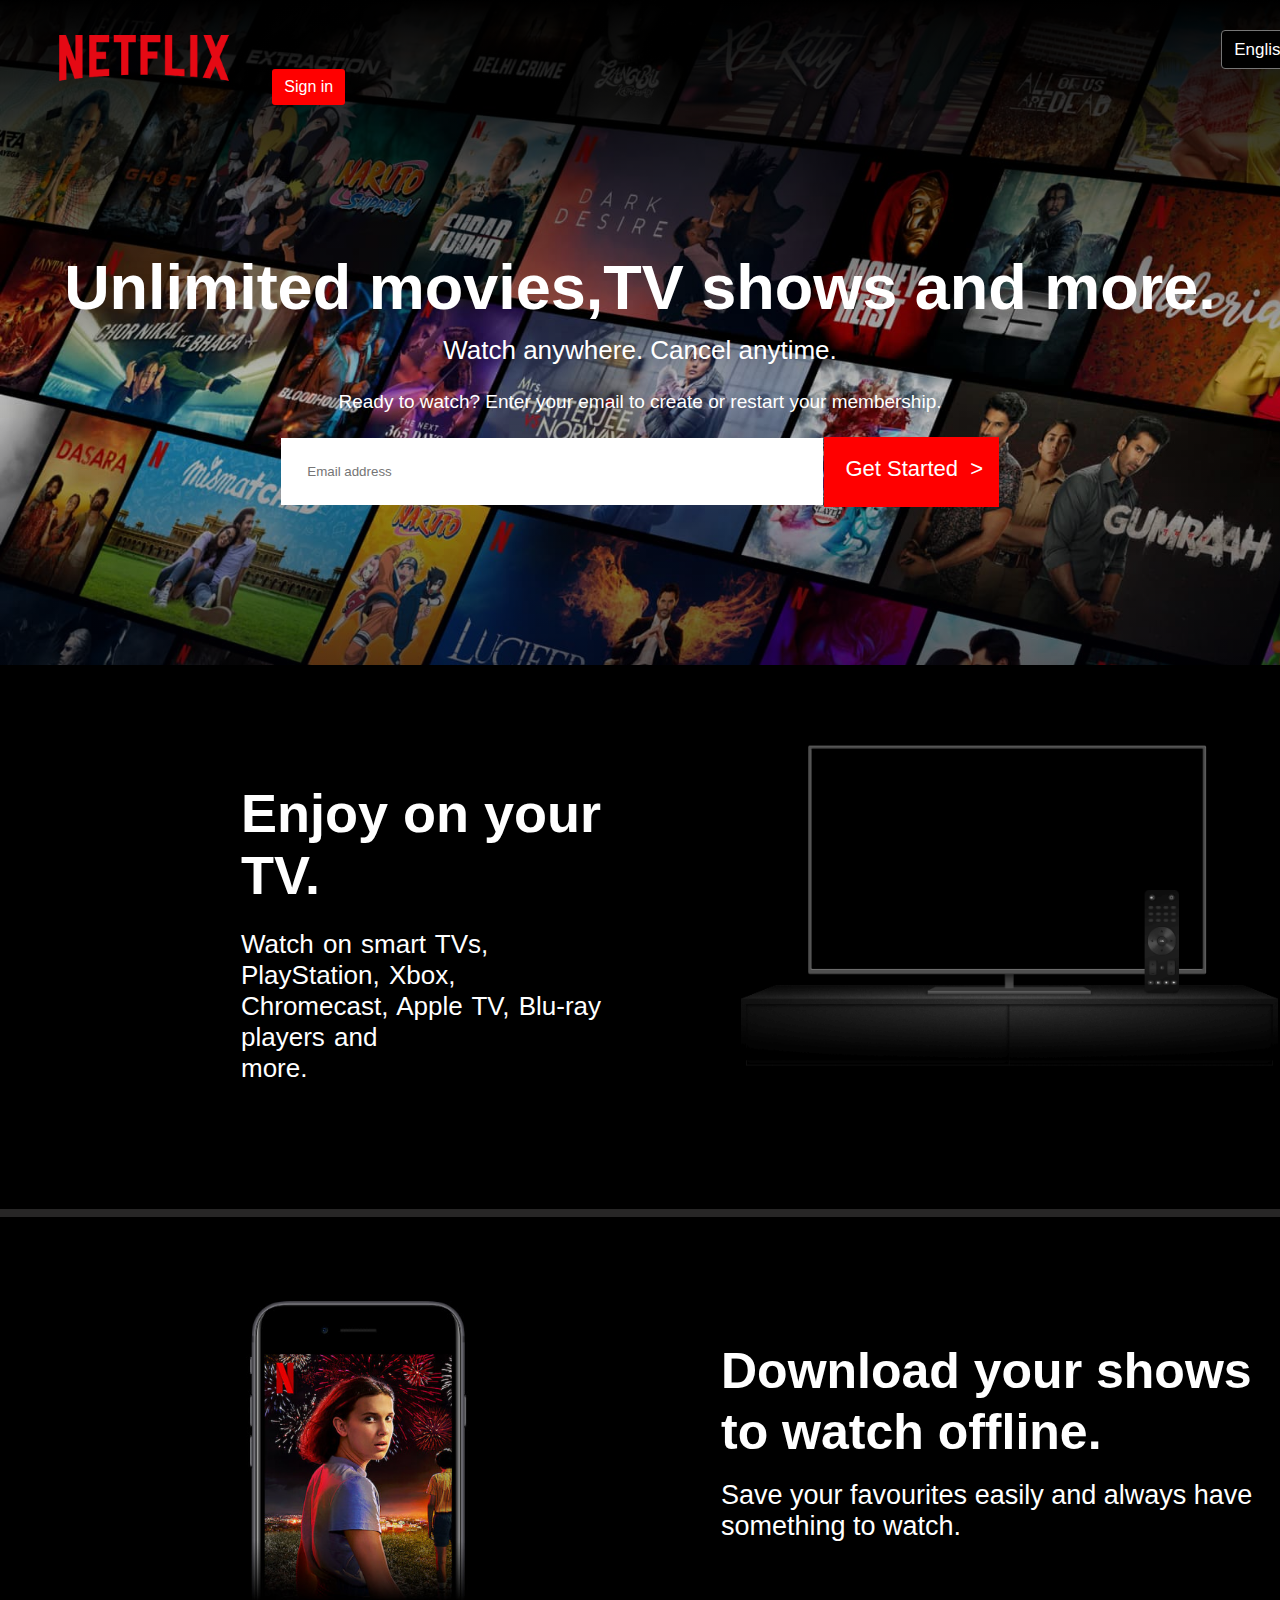
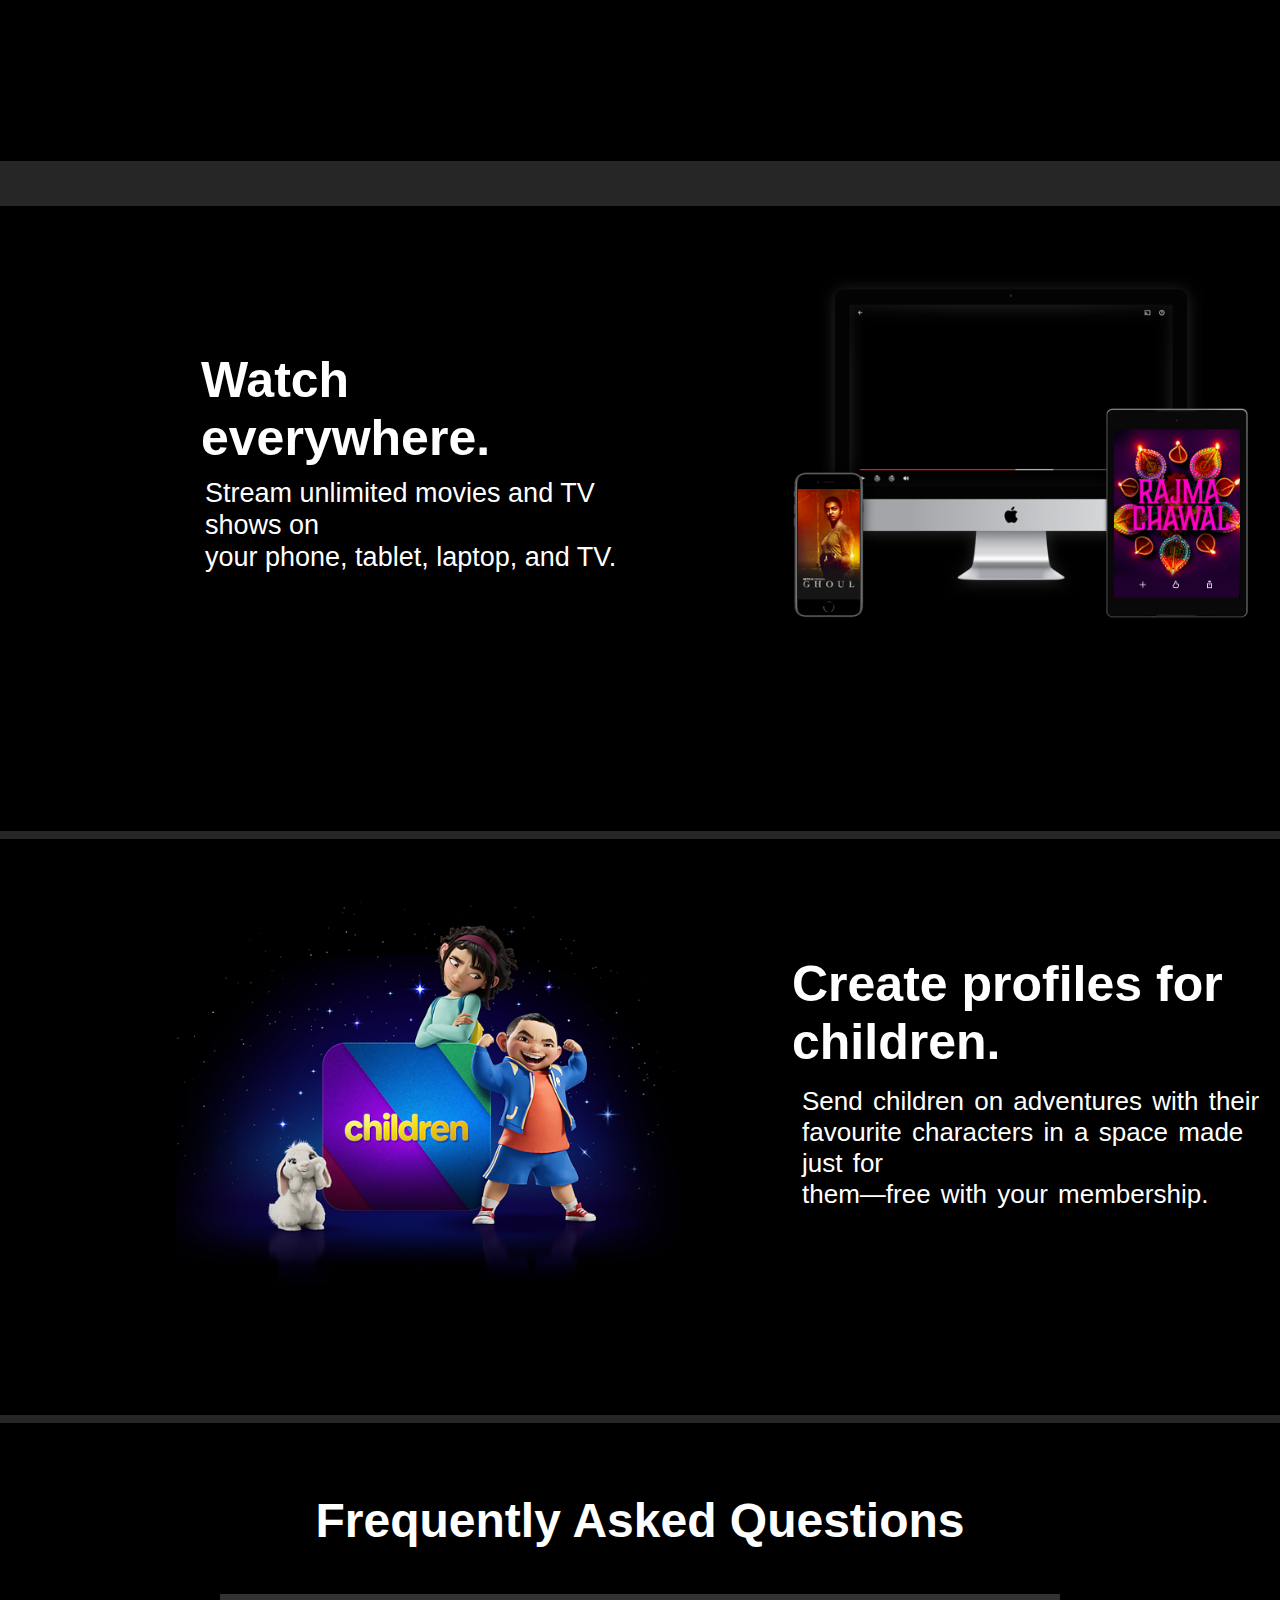
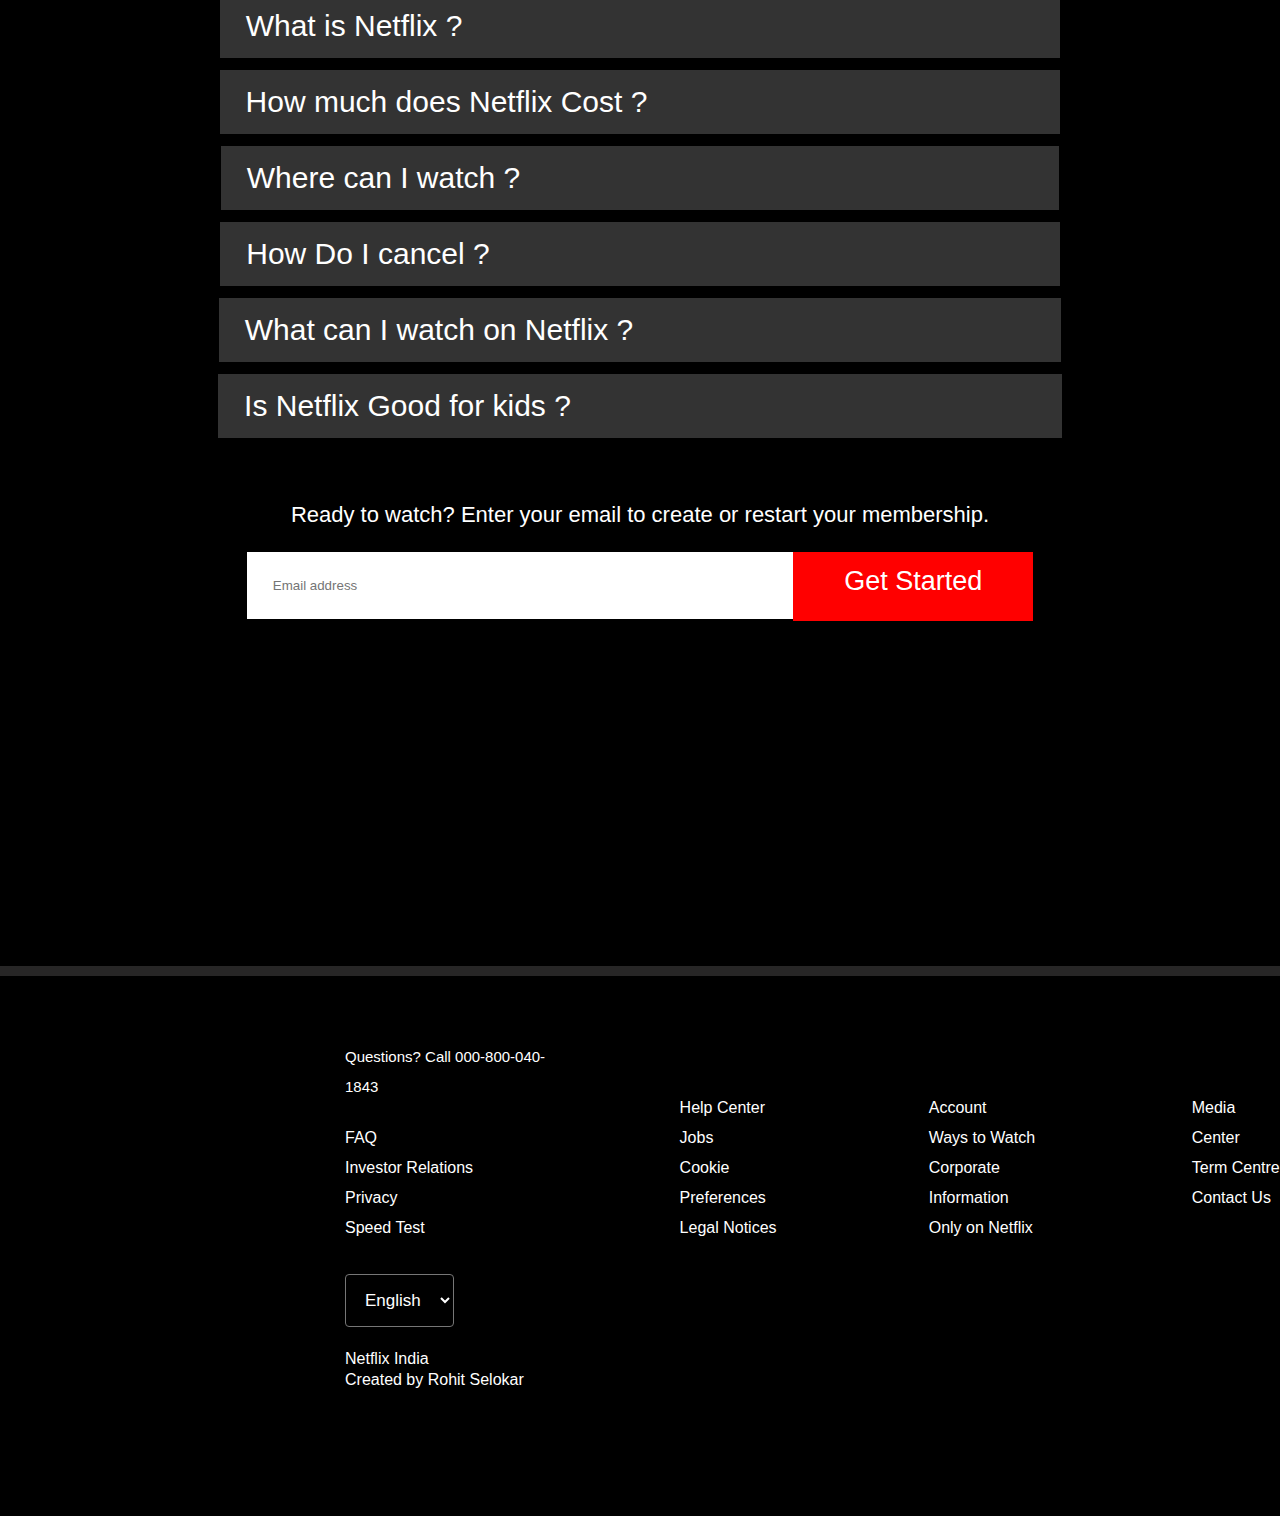
<file: index.html>
<!DOCTYPE html>
<html lang="en">

<head>
    <meta charset="UTF-8">
    <meta http-equiv="X-UA-Compatible" content="IE=edge">
    <meta name="viewport" content="width=device-width, initial-scale=1.0">
    <title>Netflix Clone</title>
    <link rel="stylesheet" href="style.css">
</head>

<body>
    <div class="part1">


        <div class="part11">
            <div>
                <img src="images/netflix logo.png" alt="" class="imgpart1">
            </div>
            <div>
                <select id="language">
                    <option>English</option>
                    <option>Hindi</option>
                    <option>Marathi</option>
                </select>

                <button type="submit" id="signin">Sign in</button>

            </div>
        </div>


        <div class="part12">
            <h2 id="h2part2">Unlimited movies,TV shows and more.</h2>
            <h3 id="h3part2">Watch anywhere. Cancel anytime.</h3>
            <h4 id="h4part2">Ready to watch? Enter your email to create or restart your membership.</h4>

            <input type="email" id="email" placeholder="Email address">
            <input type="text" id="getstarted" value=" Get Started  >">
        </div>

        <div class="container">
            <div>
                <h2 id="h2container">Enjoy on your TV.</h2>
                <h4 id="h4container">Watch on smart TVs, PlayStation, Xbox, <br> Chromecast, Apple TV, Blu-ray players
                    and <br>
                    more.</h4>
            </div>

            <div>
                <img src="images/tv.png" alt="TV" class="imgcontainer">
            </div>
        </div>


        <div class="mobile">
            <div>
                <img src="images/mobile-0819.jpg" alt="" class="mobileimg">
            </div>
            <div>
                <h1 class="h1mobile">Download your shows <br> to watch offline.</h1>
                <h3 class="h3mobile">Save your favourites easily and always have <br> something to watch.</h3>
            </div>
        </div>
    </div>

    <div class="watch">
        <div>
            <h1 class="h1watch">Watch everywhere.</h1>
            <h3 class="h3watch">Stream unlimited movies and TV shows on <br> your phone, tablet, laptop, and TV.</h3>
        </div>
        <div>
            <img src="images/device-pile-netflix.png" alt="error" class="imgwatch">
        </div>
    </div>


    <div class="children">
        <div>
            <img src="images/children netflix.png" alt=" children image" class="imgchildren">
        </div>
        <div>
            <h1 class="h1children">Create profiles for <br> children.</h1>
            <h4 class="h4children">Send children on adventures with their <br> favourite characters in a space made just
                for <br> them—free with your membership.</h4>
        </div>
    </div>


    <div class="question">
        <div>
            <h2 class="h2question">Frequently Asked Questions</h2>
        </div>

        <div class="btnquestion">

            <button id="question1">What is Netflix ?</button><br>
            <button id="question2">How much does Netflix Cost ?</button><br>
            <button id="question3">Where can I watch ?</button><br>
            <button id="question4">How Do I cancel ?</button><br>
            <button id="question5">What can I watch on Netflix ?</button><br>
            <button id="question6">Is Netflix Good for kids ?</button><br>
        </div>
        <div>
            <h3 class="h3question">Ready to watch? Enter your email to create or restart your membership.</h3>

            <input type="email" id="emailquestion" placeholder="Email address">

            <button id="getstartedquestion">Get Started</button>

        </div>
    </div>

    <footer class="footer">
        <div class="footer1">
            <div>
                <p class="pfooter">Questions? Call 000-800-040-1843</p>
            </div>
            <ul>
                <li>FAQ</li>
                <li>Investor Relations</li>
                <li>Privacy</li>
                <li>Speed Test</li>
            </ul>
            <div>
                <select id="optionfooter">
                    <option>English</option>
                    <option>Hindi</option>
                    <option>Marathi</option>
                </select>
            </div>

            <div>
                <p class="createfooter">Netflix India</p>
                <p>Created by Rohit Selokar</p>
            </div>
        </div>
        <div class="footer2">
            <ul>
                <li>Help Center</li>
                <li>Jobs</li>
                <li>Cookie Preferences</li>
                <li>Legal Notices</li>
            </ul>
        </div>
        <div class="footer3">
            <ul>
                <li>Account</li>
                <li>Ways to Watch</li>
                <li>Corporate Information</li>
                <li>Only on Netflix</li>
            </ul>
        </div>
        <div class="footer4">
            <ul>
                <li>Media Center</li>
                <li>Term Centre</li>
                <li>Contact Us</li>
            </ul>
        </div>
    </footer>
</body>

</html>
</file>
<file: style.css>
* {
    margin: 0px;
    padding: 0px;

}

body {
    font-family: Helvetica Neue,Helvetica,Arial,sans-serif;
    background-color: rgb(39, 38, 38);
    
}

.part1 {
    background-image: linear-gradient(0deg, rgba(0,0,7,3.9),transparent 57%, rgba(0,0,0,2.8)),url(images/bg.jpg);
    background-size: cover;
    background-repeat: no-repeat;
    opacity: 10;
    background-color: black;
    height: 102vh;
}

.imgpart1 {
    height: 90px;
    margin-left: 37px;
    margin-top: 13px
}

.part11 {
    display: flex;
}

#language {
    margin-left: 970px;
    margin-top: 30px;
    padding: 8px;
    background: black;
    color: white;
    font-size: 17px;
    border-radius: 4px;
}

#signin {
    width: 73px;

    font-size: 16px;
    padding: 9px 12px;
    background-color: red;
    color: white;
    border-radius: 3px;
    border: red;
    margin-left: 21px;
    cursor: pointer;
}

.part12 {
    font-family: Netflix Sans,Helvetica Neue,Helvetica,Arial,sans-serif;
    text-align: center;
    color: white;
}

#h2part2 {
    margin-top: 144px;
    font-size: 63px;
    color: white;
    font-weight: 600;
    font-family: Helvetica Neue,Helvetica,Arial,sans-serif;
}

#h3part2 {
    color: white;
    margin-top: 12px;
    font-size: 26px;
    font-weight: 400;
    margin-bottom: 25px
    
}

#h4part2 {
    margin-bottom: 13px;
    font-size: 19px;
    font-weight: 300;
}


#email {
    width: 490px;
    padding: 26px;
    border: none;
}

#getstarted {
    width: 149px;
    text-align: center;
    padding: 13px;
    margin-left: -4px;
    padding-bottom: 25px;
    margin-top: 11px;
    background-color: red;
    color: white;
    padding-top: 19px;
    font-size: 22px;
    cursor: pointer;
    border: none;
}

.container {
    display: flex;
    border: 2px solid black;
    height: 60vh;
    background-color: black;
    margin-top: 158px;
}

#h2container {
    margin-left: 239px;
    color: white;
    margin-top: 115px;
    font-size: 54px;
}

#h4container {
    color: white;
    margin-left: 239px;
    font-size: 26px;
    margin-top: 23px;
    word-spacing: 2px;
    font-weight: 500;
}

.imgcontainer {
    width: 537px;
    margin-top: -2px;
    margin-left: 122px;
    background-image: linear-gradient(0deg,rgba(0,0,0,.8) 0,transparent 60%,rgba(0,0,0,.8));;

}

.mobile {
    display: flex;
    border: 2px solid black;
    height: 60vh;
    background-color: black;
    margin-top: 8px;
}

.mobileimg {
    margin-left: 120px;
    margin-top: 29px;
    width: 472px;

}

.h1mobile {
    color: white;
    margin-top: 122px;
    font-size: 50px;
    line-height: 61px;
    margin-left: 127px;

}

.h3mobile {
    color: white;
    font-size: 27px;
    margin-left: 127px;
    margin-top: 17px;
    font-weight: 500;
}

.watch {
    display: flex;
    margin-top: 888px;
    height: 69vh;
    background-color: black;
    border: 2px solid black;
}

.h1watch {
    color: white;
    margin-left: 199px;
    margin-top: 143px;
    font-size: 56px;
    font-size: 50px;
}

.h3watch {
    color: white;
    margin-left: 203px;
    font-size: 27px;
    margin-top: 10px;
    line-height: 32px;
    font-weight: 500
}

.imgwatch {
    width: 528px;
    margin-left: 100px;
    margin-top: 54px;
}

.children {
    display: flex;
    background-color: black;
    height: 64vh;
    margin-top: 8px;
}

.imgchildren {
    width: 524px;
    margin-top: 56px;
    margin-left: 176px;
}

.h1children {
    color: white;
    margin-top: 116px;
    margin-left: 92px;
    font-size: 50px;
}

.h4children {
    color: white;
    margin-left: 102px;
    color: white;
    font-size: 26px;
    margin-top: 15px;
    font-weight: 500;
    word-spacing: 3px;
}

.question {
    height: 127vh;
    margin-top: 8px;
    background-color: black;
    color: white;
    text-align: center;
}

.h2question {
    padding-top: 70px;
    font-size: 48px;
    padding-bottom: 44px
}

#question1 {
    font-size: 30px;
    background-color: #333333;
    color: white;
    border: 2px solid black;
    padding: 15px 598px 15px 26px;
    cursor: pointer;
}

#question2 {
    font-size: 30px;
    background-color: #333333;
    color: white;
    margin-top: 8px;
    border: 2px solid black;
    padding: 15px 413px 15px 26px;
    cursor: pointer;

}

#question3 {
    font-size: 30px;
    background-color: #333333;
    color: white;
    margin-top: 8px;
    border: 2px solid black;
    padding: 15px 539px 15px 26px;
    cursor: pointer;
}

#question4 {
    font-size: 30px;
    background-color: #333333;
    color: white;
    margin-top: 8px;
    border: 2px solid black;
    padding: 15px 570px 15px 26px;
    cursor: pointer;
}

#question5 {
    font-size: 30px;
    background-color: #333333;
    color: white;
    margin-top: 8px;
    border: 2px solid black;
    padding: 15px 428px 15px 26px;
    cursor: pointer;
}

#question6 {
    font-size: 30px;
    background-color: #333333;
    color: white;
    margin-top: 8px;
    border: 2px solid black;
    padding: 15px 491px 15px 26px;
    cursor: pointer;
}

.h3question {
    margin-top: 62px;
    margin-bottom: 21px;
    font-size: 22px;
    font-weight: 500;
}

#emailquestion {
    width: 499px;
    padding: 26px;
    border: none;
}

#getstartedquestion {
    width: 240px;
    text-align: center;
    margin-left: -9px;
    padding-bottom: 24px;
    margin-top: 3px;
    background-color: red;
    color: white;
    padding-top: 14px;
    font-size: 27px;
    cursor: pointer;
    border: none;
}

.footer {
    display: flex;
    margin-top: 10px;
    height: 60vh;
    background-color: black;
    color: white;
}

.pfooter {
    margin-top: 7px;
    margin-bottom: 21px;
    font-size: 15px;

}

.footer1 {
    margin-left: 345px;
    margin-top: 59px;
    line-height: 30px;
}

.footer2 {
    margin-left: 120px;
    margin-top: 117px;
    line-height: 30px;
}

.footer3 {
    margin-left: 120px;
    margin-top: 117px;
    line-height: 30px;
}

.footer4 {
    margin-left: 120px;
    margin-top: 117px;
    line-height: 30px;
}

#optionfooter {
    margin-top: 31px;
    padding: 15px;
    background: black;
    color: white;
    font-size: 17px;
    border-radius: 4px;
}

#optionfooter:hover {
    border: 1px solid white;
}

.createfooter {
    margin-top: 17px;
    margin-bottom: -9px
}
li {
    list-style: none;
}
</file>
